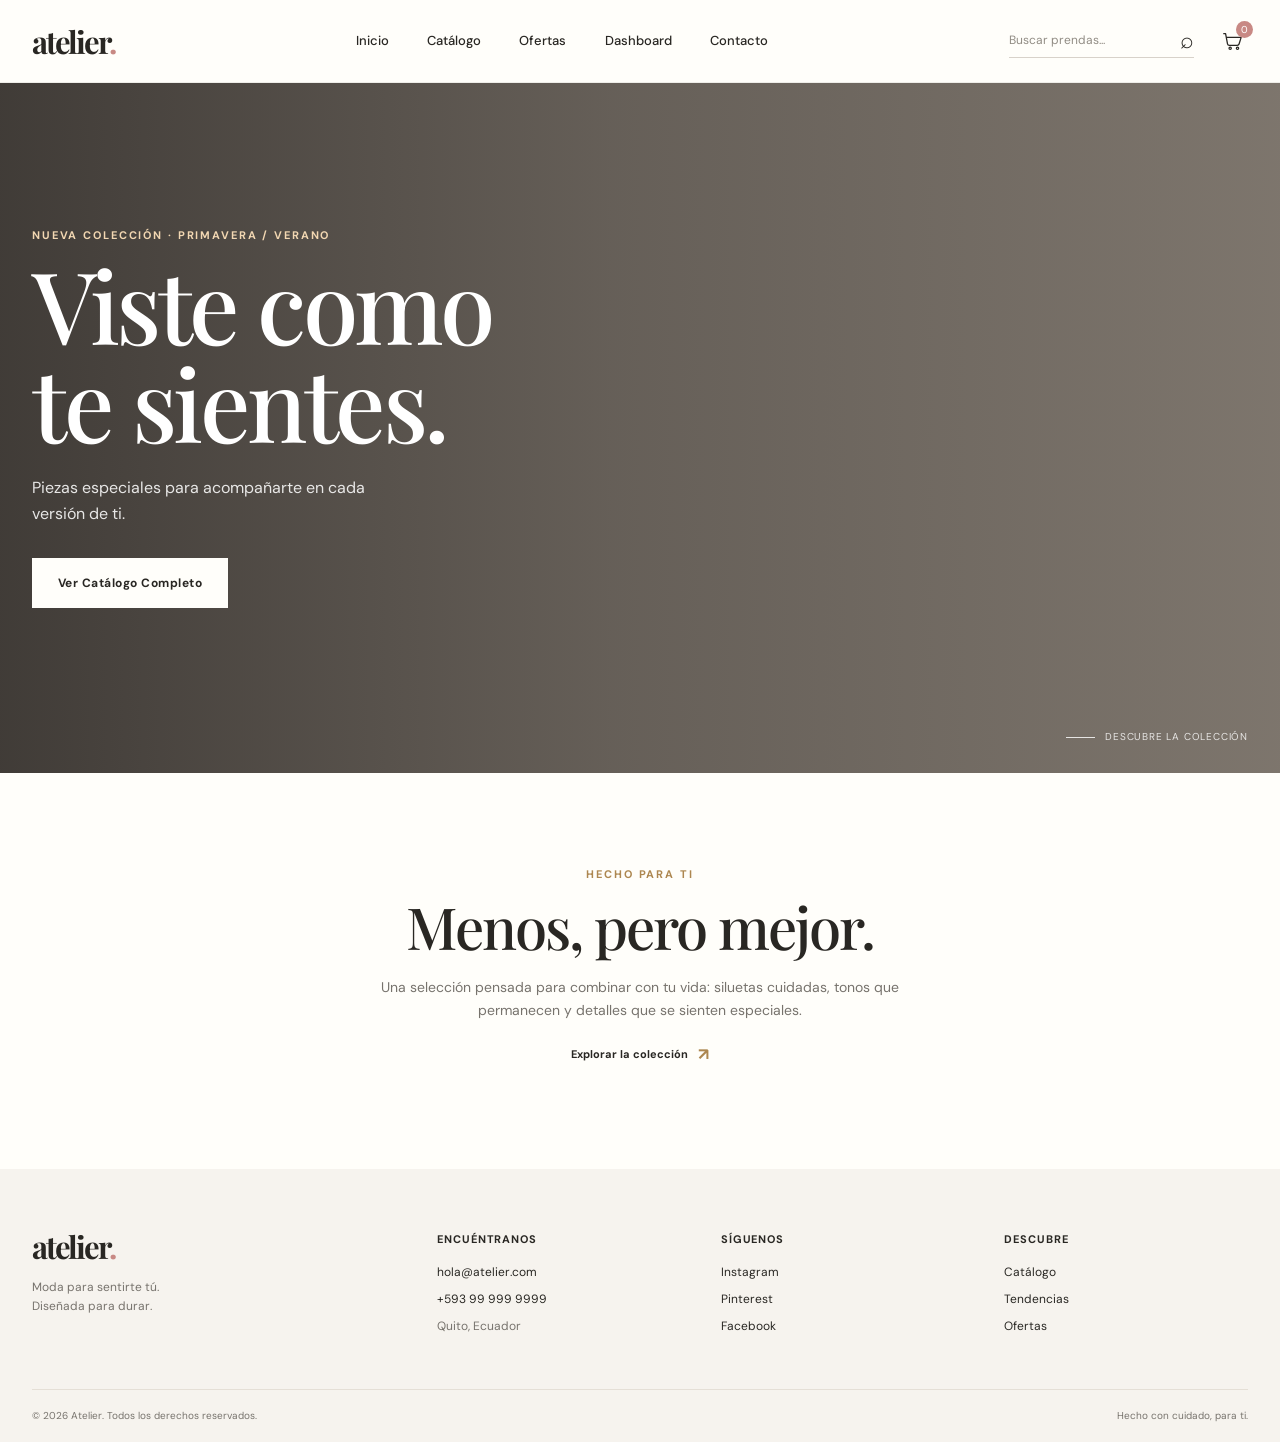
<file: index.html>
<!DOCTYPE html>
<html lang="es">
  <head>
    <meta charset="UTF-8" />
    <meta name="viewport" content="width=device-width, initial-scale=1.0" />
    <meta
      name="description"
      content="Atelier: moda femenina, elegante y actual. Descubre piezas especiales para cada versión de ti."
    />
    <title>Atelier — Moda que habla por ti</title>
    <link rel="preconnect" href="https://fonts.googleapis.com" />
    <link rel="preconnect" href="https://fonts.gstatic.com" crossorigin />
    <link
      href="https://fonts.googleapis.com/css2?family=DM+Sans:wght@400;500;600;700&family=Playfair+Display:wght@500;600;700&display=swap"
      rel="stylesheet"
    />
    <link rel="stylesheet" href="css/styles.css" />
    <script src="script.js" defer></script>
  </head>
  <body>
    <a class="skip-link" href="#contenido">Saltar al contenido</a>
    <header class="site-header" id="inicio">
      <div class="header-inner">
        <a class="brand" href="index.html" aria-label="Atelier, inicio">atelier<span>.</span></a>
        <button
          class="menu-toggle"
          type="button"
          aria-expanded="false"
          aria-controls="primary-navigation"
          aria-label="Abrir menú"
        >
          <span></span><span></span><span></span>
        </button>
        <nav class="primary-navigation" id="primary-navigation" aria-label="Navegación principal">
          <a href="index.html" aria-current="page">Inicio</a>
          <a href="catalogo.html">Catálogo</a>
          <a href="catalogo.html#catalogo">Ofertas</a>
          <a href="dashboard.html">Dashboard</a>
          <a href="index.html#contacto">Contacto</a>
        </nav>
        <div class="header-tools">
          <form class="search-form" role="search" action="catalogo.html">
            <label class="visually-hidden" for="product-search">Buscar prendas</label>
            <input id="product-search" name="q" type="search" placeholder="Buscar prendas..." />
            <button type="submit" aria-label="Buscar">⌕</button>
          </form>
          <button class="cart-button" type="button" aria-label="Carrito, 0 artículos">
            <svg aria-hidden="true" viewBox="0 0 24 24" fill="none">
              <path d="M3 4h2l2.1 11.1a2 2 0 0 0 2 1.6h8.7a2 2 0 0 0 1.9-1.4L22 8H6" />
              <circle cx="10" cy="20" r="1.25" /><circle cx="18" cy="20" r="1.25" />
            </svg>
            <span class="cart-count" aria-live="polite">0</span>
          </button>
        </div>
      </div>
    </header>

    <main id="contenido">
      <section class="hero" aria-labelledby="hero-title">
        <div class="hero-content">
          <p class="eyebrow hero-eyebrow">Nueva colección · Primavera / Verano</p>
          <h1 id="hero-title">Viste como<br />te sientes.</h1>
          <p class="hero-copy">Piezas especiales para acompañarte en cada versión de ti.</p>
          <a class="button button-light" href="catalogo.html">Ver Catálogo Completo</a>
        </div>
        <a class="hero-scroll" href="catalogo.html"><span></span> Descubre la colección</a>
      </section>

      <section class="home-intro section-shell" aria-labelledby="intro-title">
        <p class="eyebrow">Hecho para ti</p>
        <h2 id="intro-title">Menos, pero mejor.</h2>
        <p>
          Una selección pensada para combinar con tu vida: siluetas cuidadas, tonos que
          permanecen y detalles que se sienten especiales.
        </p>
        <a class="text-link" href="catalogo.html">Explorar la colección <span aria-hidden="true">↗</span></a>
      </section>

    </main>

    <footer class="site-footer" id="contacto">
      <div class="footer-main section-shell">
        <div class="footer-brand">
          <a class="brand brand-footer" href="index.html">atelier<span>.</span></a>
          <p>Moda para sentirte tú.<br />Diseñada para durar.</p>
        </div>
        <div class="footer-column">
          <h2>Encuéntranos</h2>
          <a href="mailto:hola@atelier.com">hola@atelier.com</a>
          <a href="tel:+593999999999">+593 99 999 9999</a>
          <p>Quito, Ecuador</p>
        </div>
        <div class="footer-column">
          <h2>Síguenos</h2>
          <a href="https://www.instagram.com/" target="_blank" rel="noreferrer">Instagram</a>
          <a href="https://www.pinterest.com/" target="_blank" rel="noreferrer">Pinterest</a>
          <a href="https://www.facebook.com/" target="_blank" rel="noreferrer">Facebook</a>
        </div>
        <div class="footer-column">
          <h2>Descubre</h2>
          <a href="catalogo.html">Catálogo</a>
          <a href="dashboard.html">Tendencias</a>
          <a href="catalogo.html#catalogo">Ofertas</a>
        </div>
      </div>
      <div class="footer-bottom section-shell">
        <p>© 2026 Atelier. Todos los derechos reservados.</p>
        <p>Hecho con cuidado, para ti.</p>
      </div>
    </footer>
  </body>
</html>
</file>
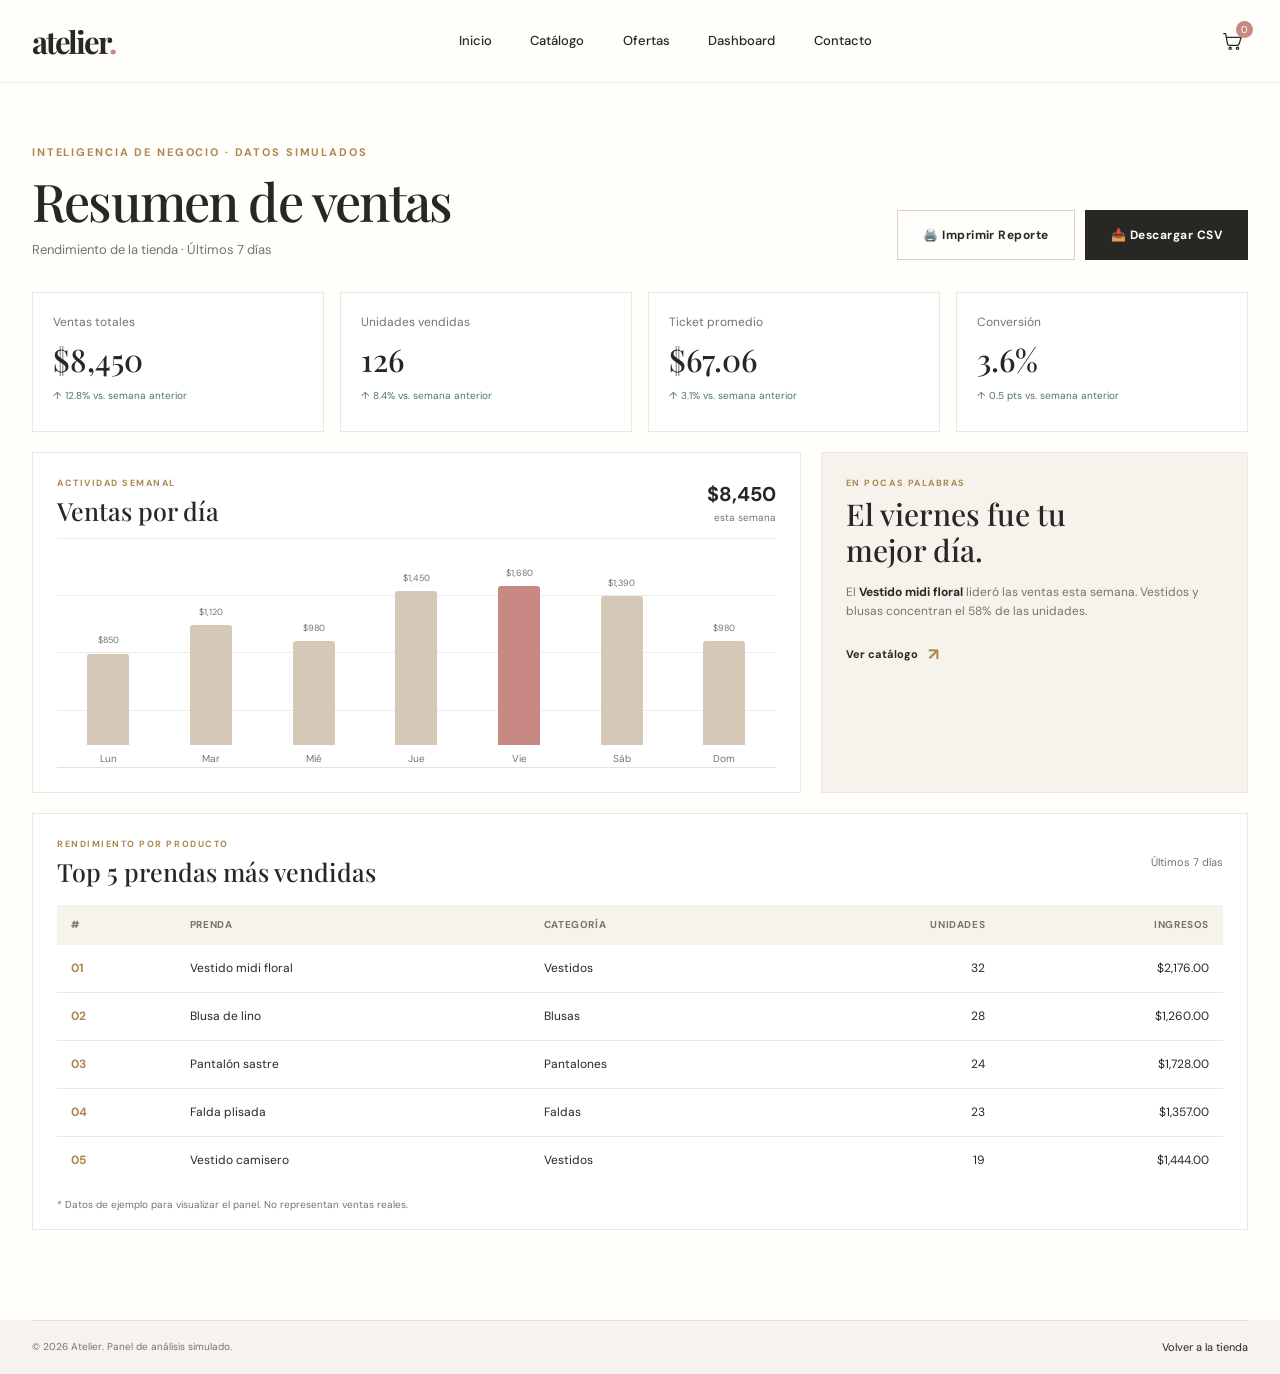
<file: dashboard.html>
<!DOCTYPE html>
<html lang="es">
  <head>
    <meta charset="UTF-8" />
    <meta name="viewport" content="width=device-width, initial-scale=1.0" />
    <meta
      name="description"
      content="Panel de inteligencia de negocio de Atelier: ventas, prendas más vendidas y tendencias."
    />
    <title>Dashboard de ventas — Atelier</title>
    <link rel="preconnect" href="https://fonts.googleapis.com" />
    <link rel="preconnect" href="https://fonts.gstatic.com" crossorigin />
    <link
      href="https://fonts.googleapis.com/css2?family=DM+Sans:wght@400;500;600;700&family=Playfair+Display:wght@500;600;700&display=swap"
      rel="stylesheet"
    />
    <link rel="stylesheet" href="css/styles.css" />
    <script src="script.js" defer></script>
  </head>
  <body class="dashboard-page">
    <a class="skip-link" href="#contenido">Saltar al contenido</a>
    <header class="site-header">
      <div class="header-inner">
        <a class="brand" href="index.html" aria-label="Atelier, inicio">atelier<span>.</span></a>
        <button
          class="menu-toggle"
          type="button"
          aria-expanded="false"
          aria-controls="primary-navigation"
          aria-label="Abrir menú"
        >
          <span></span><span></span><span></span>
        </button>
        <nav class="primary-navigation" id="primary-navigation" aria-label="Navegación principal">
          <a href="index.html">Inicio</a>
          <a href="catalogo.html">Catálogo</a>
          <a href="index.html#ofertas">Ofertas</a>
          <a href="dashboard.html" aria-current="page">Dashboard</a>
          <a href="index.html#contacto">Contacto</a>
        </nav>
        <div class="header-tools">
          <button class="cart-button" type="button" aria-label="Carrito, 0 artículos">
            <svg aria-hidden="true" viewBox="0 0 24 24" fill="none">
              <path d="M3 4h2l2.1 11.1a2 2 0 0 0 2 1.6h8.7a2 2 0 0 0 1.9-1.4L22 8H6" />
              <circle cx="10" cy="20" r="1.25" /><circle cx="18" cy="20" r="1.25" />
            </svg>
            <span class="cart-count" aria-live="polite">0</span>
          </button>
        </div>
      </div>
    </header>

    <main class="dashboard-main section-shell" id="contenido">
      <div class="dashboard-heading">
        <div>
          <p class="eyebrow">Inteligencia de negocio · Datos simulados</p>
          <h1>Resumen de ventas</h1>
          <p class="dashboard-period">Rendimiento de la tienda · Últimos 7 días</p>
        </div>
        <div class="dashboard-actions print-hidden">
          <button class="button button-outline" type="button" id="print-report">🖨️ Imprimir Reporte</button>
          <button class="button button-dark" type="button" id="download-csv">📥 Descargar CSV</button>
        </div>
      </div>

      <section class="metrics-grid" aria-label="Métricas de ventas">
        <article class="metric-card">
          <p>Ventas totales</p>
          <strong>$8,450</strong>
          <span class="metric-change">↑ 12.8% vs. semana anterior</span>
        </article>
        <article class="metric-card">
          <p>Unidades vendidas</p>
          <strong>126</strong>
          <span class="metric-change">↑ 8.4% vs. semana anterior</span>
        </article>
        <article class="metric-card">
          <p>Ticket promedio</p>
          <strong>$67.06</strong>
          <span class="metric-change">↑ 3.1% vs. semana anterior</span>
        </article>
        <article class="metric-card">
          <p>Conversión</p>
          <strong>3.6%</strong>
          <span class="metric-change">↑ 0.5 pts vs. semana anterior</span>
        </article>
      </section>

      <section class="dashboard-panels" aria-label="Análisis de ventas">
        <article class="dashboard-card sales-chart-card">
          <div class="dashboard-card-heading">
            <div>
              <p class="eyebrow">Actividad semanal</p>
              <h2>Ventas por día</h2>
            </div>
            <p class="chart-total">$8,450 <span>esta semana</span></p>
          </div>
          <div
            class="sales-chart"
            role="img"
            aria-label="Gráfico de barras: lunes 850 dólares, martes 1120, miércoles 980, jueves 1450, viernes 1680, sábado 1390 y domingo 980."
          >
            <div class="chart-column"><span class="chart-value">$850</span><span class="chart-bar" style="--bar-height: 51%"></span><span class="chart-label">Lun</span></div>
            <div class="chart-column"><span class="chart-value">$1,120</span><span class="chart-bar" style="--bar-height: 67%"></span><span class="chart-label">Mar</span></div>
            <div class="chart-column"><span class="chart-value">$980</span><span class="chart-bar" style="--bar-height: 58%"></span><span class="chart-label">Mié</span></div>
            <div class="chart-column"><span class="chart-value">$1,450</span><span class="chart-bar" style="--bar-height: 86%"></span><span class="chart-label">Jue</span></div>
            <div class="chart-column"><span class="chart-value">$1,680</span><span class="chart-bar chart-bar-highlight" style="--bar-height: 100%"></span><span class="chart-label">Vie</span></div>
            <div class="chart-column"><span class="chart-value">$1,390</span><span class="chart-bar" style="--bar-height: 83%"></span><span class="chart-label">Sáb</span></div>
            <div class="chart-column"><span class="chart-value">$980</span><span class="chart-bar" style="--bar-height: 58%"></span><span class="chart-label">Dom</span></div>
          </div>
        </article>

        <article class="dashboard-card insight-card">
          <p class="eyebrow">En pocas palabras</p>
          <h2>El viernes fue tu mejor día.</h2>
          <p>
            El <strong>Vestido midi floral</strong> lideró las ventas esta semana.
            Vestidos y blusas concentran el 58% de las unidades.
          </p>
          <a class="text-link print-hidden" href="catalogo.html">Ver catálogo <span aria-hidden="true">↗</span></a>
        </article>
      </section>

      <section class="dashboard-card top-products-card" aria-labelledby="top-products-title">
        <div class="dashboard-card-heading">
          <div>
            <p class="eyebrow">Rendimiento por producto</p>
            <h2 id="top-products-title">Top 5 prendas más vendidas</h2>
          </div>
          <p class="table-note">Últimos 7 días</p>
        </div>
        <div class="table-scroll">
          <table class="sales-table" id="sales-table">
            <caption class="visually-hidden">Cinco prendas con más ventas en los últimos siete días</caption>
            <thead>
              <tr>
                <th scope="col">#</th>
                <th scope="col">Prenda</th>
                <th scope="col">Categoría</th>
                <th scope="col">Unidades</th>
                <th scope="col">Ingresos</th>
              </tr>
            </thead>
            <tbody>
              <tr><td>01</td><td>Vestido midi floral</td><td>Vestidos</td><td>32</td><td>$2,176.00</td></tr>
              <tr><td>02</td><td>Blusa de lino</td><td>Blusas</td><td>28</td><td>$1,260.00</td></tr>
              <tr><td>03</td><td>Pantalón sastre</td><td>Pantalones</td><td>24</td><td>$1,728.00</td></tr>
              <tr><td>04</td><td>Falda plisada</td><td>Faldas</td><td>23</td><td>$1,357.00</td></tr>
              <tr><td>05</td><td>Vestido camisero</td><td>Vestidos</td><td>19</td><td>$1,444.00</td></tr>
            </tbody>
          </table>
        </div>
        <p class="dashboard-footnote">* Datos de ejemplo para visualizar el panel. No representan ventas reales.</p>
      </section>
    </main>

    <footer class="site-footer dashboard-footer">
      <div class="footer-bottom section-shell">
        <p>© 2026 Atelier. Panel de análisis simulado.</p>
        <a href="index.html">Volver a la tienda</a>
      </div>
    </footer>
  </body>
</html>
</file>
<file: css/styles.css>
/* Base y sistema visual */
:root {
  color-scheme: light;
  --color-ink: #292723;
  --color-muted: #77736d;
  --color-paper: #fffefa;
  --color-cream: #f6f2ec;
  --color-sand: #e9dfd3;
  --color-rose: #c88984;
  --color-gold: #ad8750;
  --font-display: "Playfair Display", Georgia, serif;
  --font-body: "DM Sans", Arial, sans-serif;
  --content-width: 1240px;
}

* {
  box-sizing: border-box;
}

html {
  scroll-behavior: smooth;
  scroll-padding-top: 90px;
}

body {
  margin: 0;
  color: var(--color-ink);
  background: var(--color-paper);
  font-family: var(--font-body);
  font-size: 15px;
  line-height: 1.6;
}

img {
  display: block;
  max-width: 100%;
}

button,
input {
  font: inherit;
}

button,
a {
  -webkit-tap-highlight-color: transparent;
}

a {
  color: inherit;
  text-decoration: none;
}

button {
  color: inherit;
}

.section-shell {
  width: min(var(--content-width), calc(100% - 64px));
  margin-inline: auto;
}

.visually-hidden,
.skip-link:not(:focus) {
  position: absolute;
  width: 1px;
  height: 1px;
  padding: 0;
  margin: -1px;
  overflow: hidden;
  clip: rect(0, 0, 0, 0);
  white-space: nowrap;
  border: 0;
}

.skip-link:focus {
  position: fixed;
  z-index: 20;
  top: 12px;
  left: 12px;
  padding: 10px 14px;
  color: white;
  background: var(--color-ink);
}

.eyebrow {
  margin: 0 0 12px;
  color: var(--color-gold);
  font-size: 11px;
  font-weight: 700;
  letter-spacing: 0.17em;
  line-height: 1.4;
  text-transform: uppercase;
}

.site-header {
  position: sticky;
  z-index: 10;
  top: 0;
  background: rgba(255, 254, 250, 0.97);
  border-bottom: 1px solid rgba(41, 39, 35, 0.08);
  backdrop-filter: blur(14px);
}

.header-inner {
  display: flex;
  width: min(1400px, calc(100% - 64px));
  min-height: 82px;
  align-items: center;
  justify-content: space-between;
  gap: 28px;
  margin-inline: auto;
}

.brand {
  flex-shrink: 0;
  font-family: var(--font-display);
  font-size: 31px;
  font-weight: 700;
  letter-spacing: -0.07em;
  line-height: 1;
}

.brand span {
  color: var(--color-rose);
}

.primary-navigation {
  display: flex;
  align-items: center;
  gap: clamp(20px, 3vw, 42px);
}

.primary-navigation a,
.footer-column a {
  transition: color 160ms ease;
}

.primary-navigation a {
  font-size: 13px;
  font-weight: 500;
}

.primary-navigation a:hover,
.footer-column a:hover {
  color: var(--color-gold);
}

.header-tools {
  display: flex;
  align-items: center;
  gap: 22px;
}

.search-form {
  display: flex;
  width: 185px;
  align-items: center;
  border-bottom: 1px solid #d8d2ca;
}

.search-form input {
  width: 100%;
  min-width: 0;
  padding: 7px 0;
  color: var(--color-ink);
  background: transparent;
  border: 0;
  outline: 0;
  font-size: 12px;
}

.search-form input::placeholder {
  color: #918c84;
}

.search-form:focus-within {
  border-color: var(--color-gold);
}

.search-form button {
  padding: 2px 0 2px 8px;
  background: transparent;
  border: 0;
  cursor: pointer;
  font-size: 23px;
  line-height: 1;
}

.cart-button {
  position: relative;
  display: grid;
  width: 32px;
  height: 38px;
  place-items: center;
  padding: 0;
  background: transparent;
  border: 0;
  cursor: pointer;
}

.cart-button svg {
  width: 22px;
  stroke: currentColor;
  stroke-linecap: round;
  stroke-linejoin: round;
  stroke-width: 1.4;
}

.cart-count {
  position: absolute;
  top: -1px;
  right: -5px;
  display: grid;
  min-width: 17px;
  height: 17px;
  place-items: center;
  padding-inline: 4px;
  color: white;
  background: var(--color-rose);
  border-radius: 50px;
  font-size: 10px;
  line-height: 1;
}

.menu-toggle {
  display: none;
}

/* Portada */
.hero {
  position: relative;
  display: flex;
  min-height: min(690px, calc(100svh - 82px));
  align-items: center;
  overflow: hidden;
  color: white;
  background-color: #817970;
  background-image:
    linear-gradient(90deg, rgba(31, 28, 26, 0.66) 0%, rgba(31, 28, 26, 0.28) 48%, rgba(31, 28, 26, 0.04) 100%),
    url("https://images.unsplash.com/photo-1483985988355-763728e1935b?auto=format&fit=crop&w=2000&q=85");
  background-position: center 42%;
  background-size: cover;
}

.hero-content {
  width: min(var(--content-width), calc(100% - 64px));
  margin: 0 auto;
  padding-block: 90px 110px;
}

.hero-eyebrow {
  color: #f2d7b2;
}

.hero h1,
.section-heading h2,
.promo-content h2,
.newsletter-section h2 {
  font-family: var(--font-display);
  font-weight: 500;
  letter-spacing: -0.035em;
}

.hero h1 {
  max-width: 660px;
  margin: 0;
  font-size: clamp(56px, 8vw, 100px);
  line-height: 0.98;
}

.hero-copy {
  max-width: 380px;
  margin: 24px 0 32px;
  color: rgba(255, 255, 255, 0.87);
  font-size: 16px;
}

.button {
  display: inline-flex;
  min-height: 50px;
  align-items: center;
  justify-content: center;
  padding: 0 25px;
  border: 1px solid transparent;
  cursor: pointer;
  font-size: 12px;
  font-weight: 700;
  letter-spacing: 0.04em;
  transition: color 180ms ease, background-color 180ms ease, border-color 180ms ease;
}

.button-light {
  color: var(--color-ink);
  background: var(--color-paper);
}

.button-light:hover {
  color: white;
  background: transparent;
  border-color: white;
}

.button-dark {
  color: white;
  background: var(--color-ink);
}

.button-dark:hover {
  background: #514b42;
}

.hero-scroll {
  position: absolute;
  right: 32px;
  bottom: 28px;
  display: flex;
  align-items: center;
  gap: 10px;
  color: rgba(255, 255, 255, 0.82);
  font-size: 10px;
  letter-spacing: 0.08em;
  text-transform: uppercase;
}

.hero-scroll span {
  width: 29px;
  height: 1px;
  background: currentColor;
}

/* Productos y tendencias */
.catalog-section {
  padding-block: 104px 115px;
}

.section-heading {
  display: flex;
  align-items: end;
  justify-content: space-between;
  gap: 32px;
  margin-bottom: 42px;
}

.section-heading h2,
.promo-content h2,
.newsletter-section h2 {
  margin: 0;
  font-size: clamp(34px, 4.4vw, 51px);
  line-height: 1.13;
}

.section-intro {
  max-width: 290px;
  margin: 0 0 4px;
  color: var(--color-muted);
  font-size: 13px;
}

.catalog-layout {
  display: grid;
  grid-template-columns: minmax(0, 1fr) 235px;
  align-items: start;
  gap: 40px;
}

.product-grid {
  display: grid;
  grid-template-columns: repeat(3, minmax(0, 1fr));
  gap: 38px 22px;
}

.product-card {
  min-width: 0;
}

.product-image-wrap {
  position: relative;
  overflow: hidden;
  background: var(--color-cream);
}

.product-image-wrap img {
  width: 100%;
  aspect-ratio: 4 / 5;
  object-fit: cover;
  transition: transform 500ms cubic-bezier(0.2, 0.6, 0.3, 1);
}

.product-card:hover .product-image-wrap img {
  transform: scale(1.035);
}

.product-badge {
  position: absolute;
  top: 12px;
  left: 12px;
  padding: 6px 9px;
  color: white;
  font-size: 10px;
  font-weight: 700;
  letter-spacing: 0.02em;
}

.badge-bestseller {
  background: #bd5d54;
}

.badge-top {
  background: #62836c;
}

.badge-new {
  color: var(--color-ink);
  background: #ead9c2;
}

.favorite-button {
  position: absolute;
  top: 10px;
  right: 10px;
  display: grid;
  width: 34px;
  height: 34px;
  place-items: center;
  padding: 0;
  background: rgba(255, 254, 250, 0.93);
  border: 0;
  border-radius: 50%;
  cursor: pointer;
  font-size: 22px;
  line-height: 1;
}

.favorite-button[aria-pressed="true"] {
  color: #bd5d54;
}

.product-details {
  display: grid;
  grid-template-columns: 1fr auto;
  align-items: start;
  gap: 9px 10px;
  padding-top: 14px;
}

.product-category {
  margin: 0 0 3px;
  color: var(--color-muted);
  font-size: 10px;
  letter-spacing: 0.1em;
  text-transform: uppercase;
}

.product-details h3 {
  margin: 0;
  font-size: 14px;
  font-weight: 600;
}

.product-price {
  margin: 15px 0 0;
  font-size: 13px;
  font-weight: 600;
  white-space: nowrap;
}

.add-to-cart {
  grid-column: 1 / -1;
  min-height: 40px;
  margin-top: 3px;
  background: transparent;
  border: 1px solid #d8d2ca;
  cursor: pointer;
  font-size: 11px;
  font-weight: 600;
  transition: color 160ms ease, background-color 160ms ease, border-color 160ms ease;
}

.add-to-cart:hover {
  color: white;
  background: var(--color-ink);
  border-color: var(--color-ink);
}

.trending-panel {
  position: sticky;
  top: 110px;
  padding: 26px 22px 24px;
  background: var(--color-cream);
}

.trending-panel .eyebrow {
  margin-bottom: 10px;
  font-size: 9px;
}

.trending-panel h3 {
  margin: 0;
  font-family: var(--font-display);
  font-size: 24px;
  font-weight: 500;
  line-height: 1.18;
}

.trending-list {
  padding: 0;
  margin: 22px 0;
  list-style: none;
}

.trending-list li {
  display: flex;
  align-items: center;
  gap: 11px;
  padding-block: 12px;
  border-bottom: 1px solid #ded7cd;
  font-size: 12px;
}

.trending-list li span {
  color: var(--color-gold);
  font-size: 10px;
}

.trending-list a:hover {
  text-decoration: underline;
  text-underline-offset: 3px;
}

.text-link {
  display: inline-flex;
  align-items: center;
  gap: 10px;
  font-size: 11px;
  font-weight: 700;
}

.text-link span {
  color: var(--color-gold);
  font-size: 17px;
}

.empty-results {
  padding: 36px 0;
  color: var(--color-muted);
  text-align: center;
}

/* Promoción y suscripción */
.promo-banner {
  display: flex;
  min-height: 440px;
  align-items: center;
  background-color: #e8dfd5;
  background-image:
    linear-gradient(90deg, rgba(243, 237, 229, 0.97) 0%, rgba(243, 237, 229, 0.88) 42%, rgba(243, 237, 229, 0.05) 100%),
    url("https://images.unsplash.com/photo-1490481651871-ab68de25d43d?auto=format&fit=crop&w=1800&q=85");
  background-position: center, center 47%;
  background-size: cover;
}

.promo-content {
  width: min(var(--content-width), calc(100% - 64px));
  margin-inline: auto;
  padding-block: 70px;
}

.promo-content h2 {
  max-width: 520px;
}

.promo-content > p:not(.eyebrow) {
  max-width: 390px;
  margin: 18px 0 25px;
  color: #625d56;
  font-size: 13px;
}

.newsletter-section {
  display: flex;
  width: min(var(--content-width), calc(100% - 64px));
  align-items: center;
  justify-content: space-between;
  gap: 40px;
  padding-block: 86px;
  margin-inline: auto;
  border-bottom: 1px solid #e9e4dc;
}

.newsletter-section h2 {
  max-width: 510px;
  font-size: clamp(29px, 3.4vw, 41px);
}

.newsletter-form {
  display: grid;
  width: min(440px, 100%);
  grid-template-columns: 1fr auto;
  align-items: center;
  border-bottom: 1px solid #c9c1b7;
}

.newsletter-form input {
  min-width: 0;
  min-height: 50px;
  padding: 0 12px 0 0;
  background: transparent;
  border: 0;
  outline: 0;
  font-size: 12px;
}

.newsletter-form input:focus {
  box-shadow: inset 0 -1px var(--color-gold);
}

.newsletter-form .button {
  min-height: 42px;
  padding-inline: 17px;
}

.form-message {
  grid-column: 1 / -1;
  min-height: 20px;
  margin: 7px 0 0;
  color: #486a50;
  font-size: 11px;
}

/* Pie de página */
.site-footer {
  background: #f6f3ee;
}

.footer-main {
  display: grid;
  grid-template-columns: 1.5fr repeat(3, 1fr);
  gap: 40px;
  padding-block: 62px 52px;
}

.brand-footer {
  display: inline-block;
  margin-bottom: 16px;
}

.footer-brand p,
.footer-column p {
  margin: 0;
  color: var(--color-muted);
  font-size: 12px;
}

.footer-column {
  display: flex;
  align-items: flex-start;
  flex-direction: column;
  gap: 8px;
}

.footer-column h2 {
  margin: 0 0 7px;
  font-size: 11px;
  font-weight: 700;
  letter-spacing: 0.08em;
  text-transform: uppercase;
}

.footer-column a,
.footer-column p {
  font-size: 12px;
}

.footer-bottom {
  display: flex;
  justify-content: space-between;
  gap: 20px;
  padding-block: 18px;
  border-top: 1px solid #e5dfd6;
}

.footer-bottom p {
  margin: 0;
  color: var(--color-muted);
  font-size: 10px;
}

@media (max-width: 1000px) {
  .header-inner {
    gap: 20px;
  }

  .primary-navigation {
    gap: 18px;
  }

  .search-form {
    width: 145px;
  }

  .catalog-layout {
    grid-template-columns: minmax(0, 1fr) 205px;
    gap: 24px;
  }

  .product-grid {
    grid-template-columns: repeat(2, minmax(0, 1fr));
    gap: 32px 18px;
  }
}

@media (max-width: 760px) {
  html {
    scroll-padding-top: 72px;
  }

  .section-shell,
  .header-inner,
  .hero-content,
  .promo-content,
  .newsletter-section {
    width: min(100% - 40px, var(--content-width));
  }

  .header-inner {
    min-height: 72px;
    flex-wrap: wrap;
    gap: 0 15px;
  }

  .brand {
    font-size: 28px;
  }

  .menu-toggle {
    display: flex;
    width: 36px;
    height: 36px;
    align-items: center;
    justify-content: center;
    flex-direction: column;
    gap: 5px;
    padding: 0;
    margin-left: auto;
    background: transparent;
    border: 0;
    cursor: pointer;
  }

  .menu-toggle span {
    width: 20px;
    height: 1px;
    background: var(--color-ink);
  }

  .primary-navigation {
    position: absolute;
    top: 100%;
    right: 0;
    left: 0;
    display: none;
    align-items: stretch;
    flex-direction: column;
    gap: 0;
    padding: 10px 20px 18px;
    background: var(--color-paper);
    border-bottom: 1px solid rgba(41, 39, 35, 0.1);
  }

  .primary-navigation.is-open {
    display: flex;
  }

  .primary-navigation a {
    padding: 12px 0;
    border-bottom: 1px solid #eee9e1;
  }

  .header-tools {
    order: 1;
    width: 100%;
    justify-content: space-between;
    padding: 0 0 12px;
  }

  .search-form {
    width: min(260px, calc(100% - 55px));
  }

  .hero {
    min-height: 610px;
    min-height: min(690px, calc(100svh - 72px));
    background-position: 58% center;
  }

  .hero-content {
    padding-block: 75px 90px;
  }

  .hero h1 {
    font-size: clamp(52px, 12vw, 76px);
  }

  .hero-copy {
    max-width: 300px;
    font-size: 14px;
  }

  .hero-scroll {
    right: 20px;
    bottom: 20px;
    font-size: 9px;
  }

  .catalog-section {
    padding-block: 76px 82px;
  }

  .section-heading {
    align-items: flex-start;
    flex-direction: column;
    gap: 14px;
    margin-bottom: 28px;
  }

  .section-heading h2 {
    font-size: clamp(34px, 8vw, 46px);
  }

  .section-intro {
    max-width: 370px;
  }

  .catalog-layout {
    grid-template-columns: 1fr;
  }

  .product-grid {
    grid-template-columns: repeat(2, minmax(0, 1fr));
    gap: 28px 14px;
  }

  .product-badge {
    top: 8px;
    left: 8px;
    padding: 5px 7px;
    font-size: 9px;
  }

  .favorite-button {
    top: 7px;
    right: 7px;
    width: 30px;
    height: 30px;
  }

  .product-details {
    grid-template-columns: 1fr;
    gap: 5px;
    padding-top: 11px;
  }

  .product-details h3 {
    font-size: 13px;
  }

  .product-price {
    margin: 0;
    font-size: 12px;
  }

  .add-to-cart {
    min-height: 38px;
    margin-top: 5px;
    padding-inline: 5px;
    font-size: 10px;
  }

  .trending-panel {
    position: static;
    padding: 24px;
  }

  .trending-list {
    display: grid;
    grid-template-columns: repeat(3, minmax(0, 1fr));
    gap: 12px;
  }

  .trending-list li {
    align-items: flex-start;
    flex-direction: column;
    gap: 5px;
    font-size: 11px;
  }

  .promo-banner {
    min-height: 420px;
    background-position: center, 58% center;
  }

  .promo-content {
    padding-block: 60px;
  }

  .newsletter-section {
    align-items: flex-start;
    flex-direction: column;
    gap: 24px;
    padding-block: 65px;
  }

  .newsletter-form {
    width: 100%;
  }

  .footer-main {
    grid-template-columns: repeat(2, minmax(0, 1fr));
    gap: 34px 24px;
    padding-block: 48px 38px;
  }
}

@media (max-width: 420px) {
  .section-shell,
  .header-inner,
  .hero-content,
  .promo-content,
  .newsletter-section {
    width: calc(100% - 32px);
  }

  .header-inner {
    gap: 0 10px;
  }

  .header-tools {
    padding-bottom: 10px;
  }

  .product-grid {
    gap: 24px 10px;
  }

  .trending-list {
    grid-template-columns: 1fr;
  }

  .trending-list li {
    align-items: center;
    flex-direction: row;
    gap: 11px;
  }

  .newsletter-form {
    grid-template-columns: 1fr;
    gap: 8px;
    border-bottom: 0;
  }

  .newsletter-form input {
    border-bottom: 1px solid #c9c1b7;
  }

  .newsletter-form .button {
    justify-self: start;
  }

  .footer-bottom {
    align-items: flex-start;
    flex-direction: column;
    gap: 5px;
  }
}

@media (prefers-reduced-motion: reduce) {
  *,
  *::before,
  *::after {
    scroll-behavior: auto !important;
    transition-duration: 0.01ms !important;
  }
}

/* Páginas internas */
.home-intro {
  padding-block: 94px 100px;
  text-align: center;
}

.home-intro h2,
.page-heading h1,
.dashboard-heading h1 {
  margin: 0;
  font-family: var(--font-display);
  font-size: clamp(38px, 5vw, 58px);
  font-weight: 500;
  letter-spacing: -0.035em;
  line-height: 1.12;
}

.home-intro > p:not(.eyebrow) {
  max-width: 530px;
  margin: 17px auto 20px;
  color: var(--color-muted);
  font-size: 14px;
}

.home-intro .text-link {
  justify-content: center;
}

.page-heading {
  padding-block: 72px 0;
  text-align: center;
}

.page-heading > p:last-child {
  margin: 14px 0 0;
  color: var(--color-muted);
  font-size: 14px;
}

.catalog-section.catalog-page {
  padding-top: 48px;
}

.catalog-page .catalog-layout {
  grid-template-columns: minmax(0, 1fr) 250px;
}

.catalog-page .product-grid {
  grid-template-columns: repeat(3, minmax(0, 1fr));
}

.catalog-page .trending-panel h2 {
  margin: 0;
  font-family: var(--font-display);
  font-size: 24px;
  font-weight: 500;
  line-height: 1.18;
}

[hidden] {
  display: none !important;
}

/* Dashboard de inteligencia de negocio */
.dashboard-main {
  padding-block: 62px 90px;
}

.dashboard-heading {
  display: flex;
  align-items: end;
  justify-content: space-between;
  gap: 24px;
  margin-bottom: 32px;
}

.dashboard-heading h1 {
  font-size: clamp(38px, 5vw, 52px);
}

.dashboard-period {
  margin: 9px 0 0;
  color: var(--color-muted);
  font-size: 13px;
}

.dashboard-actions {
  display: flex;
  flex-wrap: wrap;
  gap: 10px;
}

.button-outline {
  color: var(--color-ink);
  background: transparent;
  border-color: #d8d2ca;
}

.button-outline:hover {
  background: var(--color-cream);
}

.metrics-grid {
  display: grid;
  grid-template-columns: repeat(4, minmax(0, 1fr));
  gap: 16px;
  margin-bottom: 20px;
}

.metric-card,
.dashboard-card {
  background: #fff;
  border: 1px solid #ece7df;
}

.metric-card {
  min-height: 140px;
  padding: 20px;
}

.metric-card > p {
  margin: 0 0 9px;
  color: var(--color-muted);
  font-size: 12px;
}

.metric-card strong {
  display: block;
  font-family: var(--font-display);
  font-size: 31px;
  font-weight: 500;
  line-height: 1.1;
}

.metric-change {
  display: block;
  margin-top: 12px;
  color: #52755c;
  font-size: 10px;
}

.dashboard-panels {
  display: grid;
  grid-template-columns: minmax(0, 1.8fr) minmax(240px, 1fr);
  gap: 20px;
  margin-bottom: 20px;
}

.dashboard-card {
  padding: 24px;
}

.dashboard-card-heading {
  display: flex;
  align-items: center;
  justify-content: space-between;
  gap: 20px;
}

.dashboard-card-heading .eyebrow,
.dashboard-card > .eyebrow {
  margin-bottom: 6px;
  font-size: 9px;
}

.dashboard-card h2 {
  margin: 0;
  font-family: var(--font-display);
  font-size: 25px;
  font-weight: 500;
  line-height: 1.2;
}

.chart-total {
  margin: 0;
  font-size: 20px;
  font-weight: 700;
  white-space: nowrap;
}

.chart-total span {
  display: block;
  color: var(--color-muted);
  font-size: 10px;
  font-weight: 400;
  text-align: right;
}

.sales-chart {
  display: grid;
  height: 230px;
  grid-template-columns: repeat(7, minmax(0, 1fr));
  align-items: end;
  gap: 12px;
  padding: 28px 6px 0;
  margin-top: 12px;
  border-bottom: 1px solid #e7e1d8;
  background: repeating-linear-gradient(
    to top,
    transparent 0,
    transparent calc(25% - 1px),
    #f0ece6 calc(25% - 1px),
    #f0ece6 25%
  );
}

.chart-column {
  position: relative;
  display: flex;
  min-width: 0;
  height: 100%;
  align-items: center;
  flex-direction: column;
  justify-content: flex-end;
  gap: 6px;
  padding-bottom: 22px;
}

.chart-value {
  color: var(--color-muted);
  font-size: 9px;
  white-space: nowrap;
}

.chart-bar {
  width: min(100%, 42px);
  height: var(--bar-height);
  min-height: 10px;
  background: #d5c8b7;
  border-radius: 3px 3px 0 0;
}

.chart-bar-highlight {
  background: var(--color-rose);
}

.chart-label {
  position: absolute;
  bottom: 0;
  color: var(--color-muted);
  font-size: 10px;
}

.insight-card {
  display: flex;
  align-items: flex-start;
  flex-direction: column;
  background: var(--color-cream);
}

.insight-card h2 {
  max-width: 290px;
  font-size: 30px;
}

.insight-card > p:not(.eyebrow) {
  margin: 15px 0 20px;
  color: var(--color-muted);
  font-size: 12px;
}

.insight-card strong {
  color: var(--color-ink);
}

.top-products-card {
  padding-bottom: 16px;
}

.table-note {
  margin: 0;
  color: var(--color-muted);
  font-size: 11px;
}

.table-scroll {
  width: 100%;
  overflow-x: auto;
  margin-top: 18px;
}

.sales-table {
  width: 100%;
  border-collapse: collapse;
  font-size: 12px;
  text-align: left;
}

.sales-table th {
  padding: 12px 14px;
  color: var(--color-muted);
  background: var(--color-cream);
  font-size: 10px;
  font-weight: 700;
  letter-spacing: 0.06em;
  text-transform: uppercase;
}

.sales-table td {
  padding: 14px;
  border-bottom: 1px solid #eee9e1;
}

.sales-table tbody tr:last-child td {
  border-bottom: 0;
}

.sales-table td:first-child {
  color: var(--color-gold);
  font-weight: 700;
}

.sales-table td:nth-child(4),
.sales-table td:nth-child(5),
.sales-table th:nth-child(4),
.sales-table th:nth-child(5) {
  text-align: right;
}

.dashboard-footnote {
  margin: 12px 0 0;
  color: var(--color-muted);
  font-size: 10px;
}

.dashboard-footer .footer-bottom {
  align-items: center;
}

.dashboard-footer a {
  font-size: 11px;
}

@media (max-width: 1000px) {
  .catalog-page .catalog-layout {
    grid-template-columns: minmax(0, 1fr) 205px;
    gap: 24px;
  }

  .catalog-page .product-grid {
    grid-template-columns: repeat(2, minmax(0, 1fr));
  }
}

@media (max-width: 760px) {
  .home-intro {
    padding-block: 72px;
  }

  .page-heading {
    padding-top: 55px;
  }

  .catalog-section.catalog-page {
    padding-top: 35px;
  }

  .catalog-page .catalog-layout {
    grid-template-columns: 1fr;
  }

  .catalog-page .product-grid {
    grid-template-columns: repeat(2, minmax(0, 1fr));
  }

  .dashboard-main {
    padding-block: 44px 65px;
  }

  .dashboard-heading {
    align-items: flex-start;
    flex-direction: column;
  }

  .dashboard-actions {
    width: 100%;
  }

  .dashboard-actions .button {
    flex: 1;
    padding-inline: 12px;
  }

  .metrics-grid {
    grid-template-columns: repeat(2, minmax(0, 1fr));
    gap: 12px;
  }

  .metric-card {
    min-height: 130px;
    padding: 16px;
  }

  .metric-card strong {
    font-size: 28px;
  }

  .dashboard-panels {
    grid-template-columns: 1fr;
    gap: 14px;
  }

  .dashboard-card {
    padding: 19px;
  }

  .sales-chart {
    gap: 5px;
    padding-inline: 0;
  }

  .chart-value {
    font-size: 8px;
  }
}

@media (max-width: 460px) {
  .dashboard-actions {
    align-items: stretch;
    flex-direction: column;
  }

  .metrics-grid {
    gap: 9px;
  }

  .metric-card {
    padding: 13px;
  }

  .metric-card strong {
    font-size: 24px;
  }

  .metric-change {
    font-size: 9px;
  }

  .dashboard-card-heading {
    align-items: flex-start;
    flex-direction: column;
    gap: 9px;
  }

  .sales-chart {
    height: 200px;
  }

  .chart-value {
    font-size: 7px;
  }

  .table-scroll {
    margin-inline: -19px;
    width: calc(100% + 38px);
  }

  .sales-table {
    min-width: 540px;
  }
}

/* Vista limpia de tablas y gráficos al imprimir el reporte */
@media print {
  @page {
    size: auto;
    margin: 14mm;
  }

  body,
  .site-footer {
    color: #111;
    background: #fff !important;
  }

  .site-header .primary-navigation,
  .site-header .header-tools,
  .site-header .menu-toggle,
  .dashboard-actions,
  .print-hidden,
  .skip-link,
  .dashboard-footer {
    display: none !important;
  }

  .site-header {
    position: static;
    border: 0;
    background: #fff;
  }

  .header-inner {
    width: 100%;
    min-height: 0;
    justify-content: flex-start;
  }

  .dashboard-main {
    width: 100%;
    padding: 12px 0 0;
  }

  .dashboard-heading {
    margin-bottom: 18px;
  }

  .metrics-grid {
    grid-template-columns: repeat(4, 1fr);
    gap: 8px;
  }

  .metric-card,
  .dashboard-card {
    border: 1px solid #bbb;
    break-inside: avoid;
  }

  .metric-card {
    min-height: 0;
    padding: 12px;
  }

  .dashboard-panels {
    grid-template-columns: 1.7fr 1fr;
    gap: 10px;
  }

  .dashboard-card {
    padding: 14px;
  }

  .sales-chart {
    height: 190px;
    print-color-adjust: exact;
    -webkit-print-color-adjust: exact;
  }

  .chart-bar,
  .sales-table th {
    print-color-adjust: exact;
    -webkit-print-color-adjust: exact;
  }

  .table-scroll {
    overflow: visible;
  }

  .sales-table {
    font-size: 10px;
  }

  .sales-table th,
  .sales-table td {
    padding: 8px;
  }

  .dashboard-footnote {
    font-size: 9px;
  }
}
</file>
